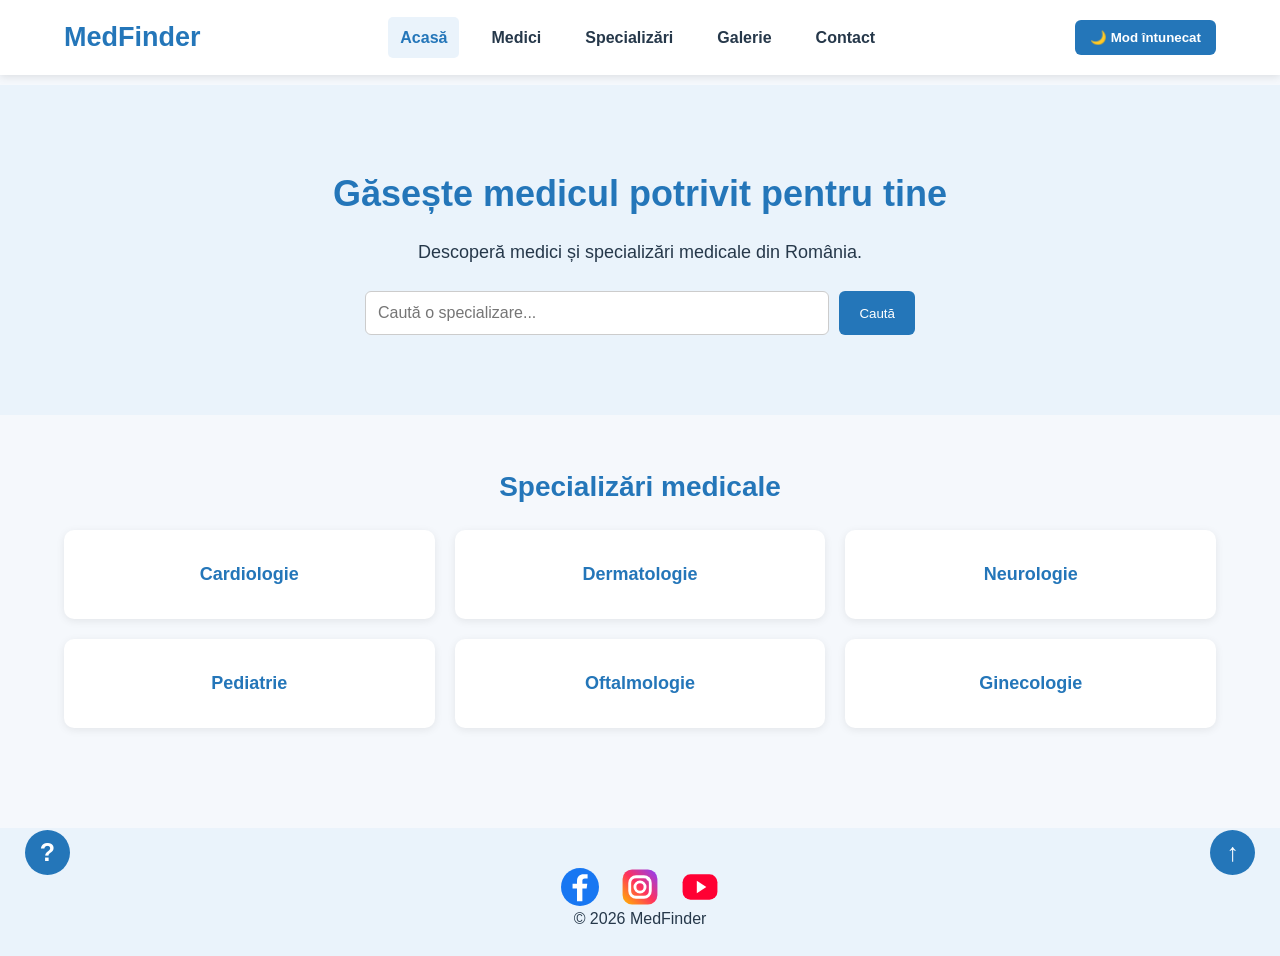
<file: index.html>
<!DOCTYPE html>
<html lang="ro">
<head>
    <!-- GOOGLE TAG MANAGER -->
    <script>
        (function(w,d,s,l,i){
            w[l]=w[l]||[];
            w[l].push({'gtm.start': new Date().getTime(),event:'gtm.js'});
            var f=d.getElementsByTagName(s)[0],
                j=d.createElement(s),
                dl=l!='dataLayer'?'&l='+l:'';
            j.async=true;
            j.src='https://www.googletagmanager.com/gtm.js?id='+i+dl;
            f.parentNode.insertBefore(j,f);
        })(window,document,'script','dataLayer','GTM-P5SKVCCT');
    </script>
    <!-- SFARSIT GOOGLE TAG MANAGER -->

    <meta charset="UTF-8">
    <meta name="viewport" content="width=device-width, initial-scale=1.0">
    <title>MedFinder - Acasă</title>
    <link rel="stylesheet" href="style.css">
</head>

<body>

<!-- GOOGLE TAG MANAGER (NOSCRIPT) -->
<noscript>
    <iframe src="https://www.googletagmanager.com/ns.html?id=GTM-P5SKVCCT"
        height="0" width="0"
        style="display:none;visibility:hidden">
    </iframe>
</noscript>
<!-- SFARSIT GOOGLE TAG MANAGER -->

<header>
    <div class="logo">MedFinder</div>

    <nav>
        <a href="index.html" class="active">Acasă</a>
        <a href="medici.html">Medici</a>
        <a href="specializari.html">Specializări</a>
        <a href="galerie.html">Galerie</a>
        <a href="contact.html">Contact</a>
    </nav>

    <button id="themeToggle">🌙 Mod întunecat</button>
</header>

<main>
    <section class="hero">
        <h1>Găsește medicul potrivit pentru tine</h1>
        <p>Descoperă medici și specializări medicale din România.</p>

        <div class="search-box">
            <input type="text" id="searchInput"
                placeholder="Caută o specializare...">
            <button onclick="searchDoctors()">Caută</button>
        </div>
    </section>

    <section class="specialties">
        <h2>Specializări medicale</h2>

        <div class="cards">
            <div class="card">Cardiologie</div>
            <div class="card">Dermatologie</div>
            <div class="card">Neurologie</div>
            <div class="card">Pediatrie</div>
            <div class="card">Oftalmologie</div>
            <div class="card">Ginecologie</div>
        </div>
    </section>
</main>

<!-- BUTON AJUTOR -->
<button id="helpButton" title="Ajutor">?</button>

<!-- FEREASTRA AJUTOR -->
<div id="helpBox">
    <h3>Ajutor MedFinder</h3>
    <p><strong>Acasă:</strong> Caută informații despre medici și specializări.</p>
    <p><strong>Medici:</strong> Caută medici după nume, specializare sau oraș.</p>
    <p><strong>Specializări:</strong> Explorează domeniile medicale.</p>
    <p><strong>Galerie:</strong> Selectează imaginile pentru a le mări.</p>
    <p><strong>Contact:</strong> Completează formularul pentru a valida un mesaj.</p>
    <button onclick="closeHelp()">Închide</button>
</div>

<!-- BUTON INAPOI SUS -->
<button id="backToTop" title="Înapoi sus">↑</button>

<!-- FOOTER -->
<footer>

    <div class="social-icons">

        <!-- FACEBOOK -->
        <span class="social-icon" role="img" aria-label="Facebook">
            <svg viewBox="0 0 24 24">
                <circle cx="12" cy="12" r="12" fill="#1877F2"/>
                <path fill="white" d="M13.5 21v-8h2.7l.4-3h-3.1V8.1c0-.9.3-1.5 1.6-1.5h1.7V4c-.3 0-1.3-.1-2.5-.1-2.5 0-4.2 1.5-4.2 4.3V10H7.3v3h2.8v8z"/>
            </svg>
        </span>

        <!-- INSTAGRAM -->
        <span class="social-icon" role="img" aria-label="Instagram">
            <svg viewBox="0 0 24 24">
                <defs>
                    <linearGradient id="instagramGradient" x1="0" y1="1" x2="1" y2="0">
                        <stop offset="0%" stop-color="#FFB800"/>
                        <stop offset="50%" stop-color="#FF315D"/>
                        <stop offset="100%" stop-color="#8A3FFC"/>
                    </linearGradient>
                </defs>
                <rect x="1" y="1" width="22" height="22" rx="6" fill="url(#instagramGradient)"/>
                <rect x="5.5" y="5.5" width="13" height="13" rx="4" fill="none" stroke="white" stroke-width="1.8"/>
                <circle cx="12" cy="12" r="3.2" fill="none" stroke="white" stroke-width="1.8"/>
                <circle cx="17.2" cy="6.9" r="1.1" fill="white"/>
            </svg>
        </span>

        <!-- YOUTUBE -->
        <span class="social-icon" role="img" aria-label="YouTube">
            <svg viewBox="0 0 24 24">
                <rect x="1" y="4" width="22" height="16" rx="5" fill="#FF0033"/>
                <path d="M10 8v8l6-4z" fill="white"/>
            </svg>
        </span>

    </div>

    <p>© 2026 MedFinder</p>

</footer>

<script src="script.js"></script>
</body>
</html>
</file>
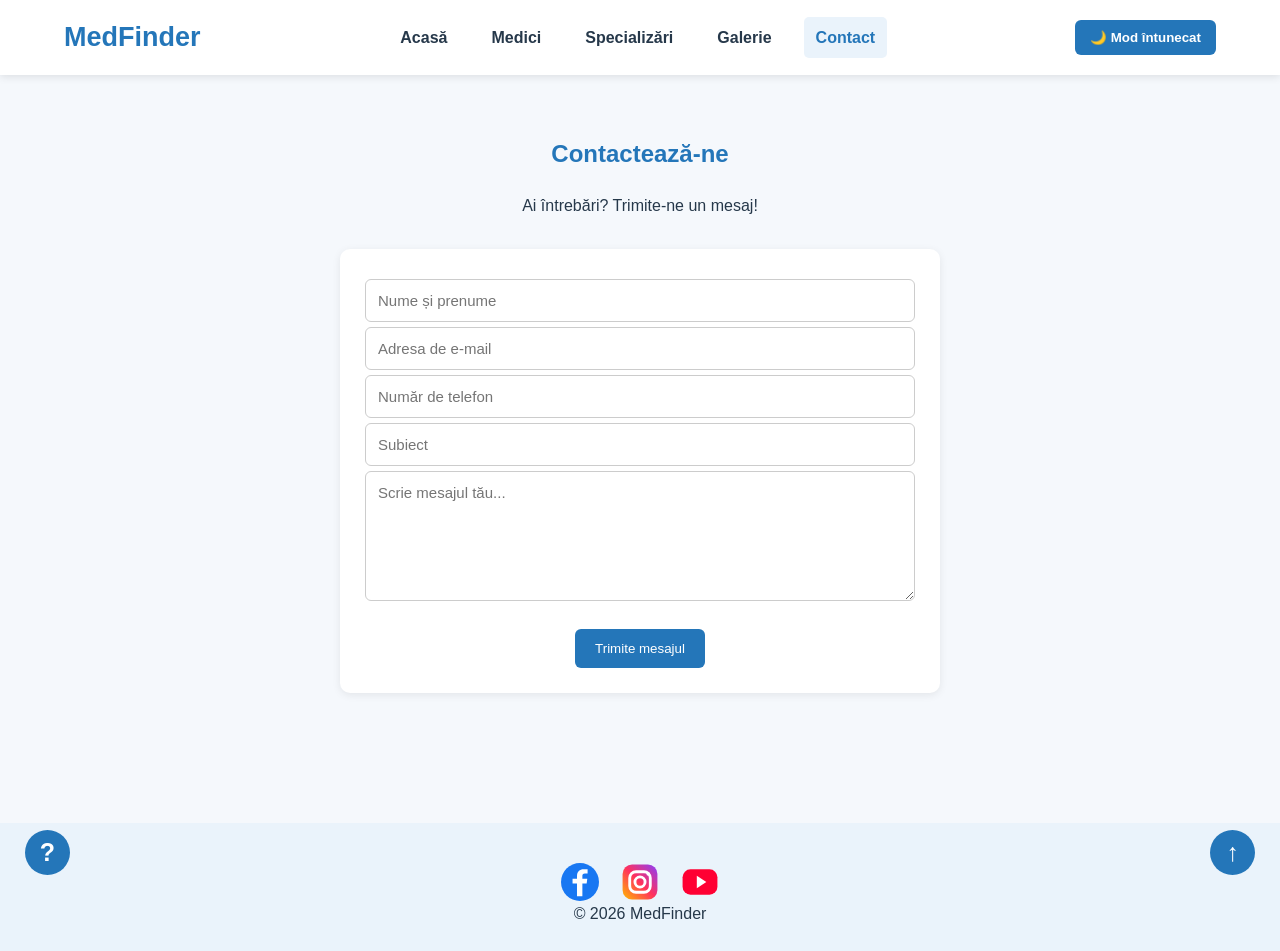
<file: contact.html>
<!DOCTYPE html>
<html lang="ro">
<head>
    <!-- GOOGLE TAG MANAGER -->
    <script>
    (function(w,d,s,l,i){
        w[l]=w[l]||[];
        w[l].push({'gtm.start': new Date().getTime(),event:'gtm.js'});
        var f=d.getElementsByTagName(s)[0],
            j=d.createElement(s),
            dl=l!='dataLayer'?'&l='+l:'';
        j.async=true;
        j.src='https://www.googletagmanager.com/gtm.js?id='+i+dl;
        f.parentNode.insertBefore(j,f);
    })(window,document,'script','dataLayer','GTM-P5SKVCCT');
    </script>
    <!-- END GOOGLE TAG MANAGER -->

    <meta charset="UTF-8">
    <meta name="viewport" content="width=device-width, initial-scale=1.0">
    <title>Contact - MedFinder</title>
    <link rel="stylesheet" href="style.css">
</head>
<body>

<!-- GOOGLE TAG MANAGER (NOSCRIPT) -->
<noscript>
    <iframe src="https://www.googletagmanager.com/ns.html?id=GTM-P5SKVCCT"
        height="0" width="0"
        style="display:none;visibility:hidden">
    </iframe>
</noscript>
<!-- END GOOGLE TAG MANAGER -->

<header>
    <div class="logo">MedFinder</div>

    <nav>
        <a href="index.html">Acasă</a>
        <a href="medici.html">Medici</a>
        <a href="specializari.html">Specializări</a>
        <a href="galerie.html">Galerie</a>
        <a href="contact.html" class="active">Contact</a>
    </nav>

    <button id="themeToggle">🌙 Mod întunecat</button>
</header>

<main>
    <section class="specialties">
        <h1>Contactează-ne</h1>
        <p>Ai întrebări? Trimite-ne un mesaj!</p>

        <form id="contactForm" class="contact-form">

            <input type="text" id="name"
                   placeholder="Nume și prenume" required>

            <input type="email" id="email"
                   placeholder="Adresa de e-mail" required>

            <input type="tel" id="phone"
                   placeholder="Număr de telefon"
                   pattern="[0-9 +()-]{7,20}" required>

            <input type="text" id="subject"
                   placeholder="Subiect" required>

            <textarea id="message"
                      placeholder="Scrie mesajul tău..."
                      rows="6" required></textarea>

            <button type="submit">Trimite mesajul</button>

            <p id="formMessage"></p>

        </form>
    </section>
</main>

<!-- BUTON AJUTOR -->
<button id="helpButton" title="Ajutor">?</button>

<!-- FEREASTRA AJUTOR -->
<div id="helpBox">
    <h3>Ajutor MedFinder</h3>

    <p><strong>Acasă:</strong> Caută informații despre medici și specializări.</p>
    <p><strong>Medici:</strong> Caută medici după nume, specializare sau oraș.</p>
    <p><strong>Specializări:</strong> Explorează domeniile medicale.</p>
    <p><strong>Galerie:</strong> Selectează imaginile pentru a le mări.</p>
    <p><strong>Contact:</strong> Completează formularul pentru a valida un mesaj.</p>

    <button onclick="closeHelp()">Închide</button>
</div>

<!-- BUTON ÎNAPOI SUS -->
<button id="backToTop" title="Înapoi sus">↑</button>

<!-- FOOTER -->
<footer>

    <div class="social-icons">

        <!-- FACEBOOK -->
        <span class="social-icon" role="img" aria-label="Facebook">
            <svg viewBox="0 0 24 24">
                <circle cx="12" cy="12" r="12" fill="#1877F2"/>
                <path fill="white" d="M13.5 21v-8h2.7l.4-3h-3.1V8.1c0-.9.3-1.5 1.6-1.5h1.7V4c-.3 0-1.3-.1-2.5-.1-2.5 0-4.2 1.5-4.2 4.3V10H7.3v3h2.8v8z"/>
            </svg>
        </span>

        <!-- INSTAGRAM -->
        <span class="social-icon" role="img" aria-label="Instagram">
            <svg viewBox="0 0 24 24">
                <defs>
                    <linearGradient id="instagramGradient" x1="0" y1="1" x2="1" y2="0">
                        <stop offset="0%" stop-color="#FFB800"/>
                        <stop offset="50%" stop-color="#FF315D"/>
                        <stop offset="100%" stop-color="#8A3FFC"/>
                    </linearGradient>
                </defs>
                <rect x="1" y="1" width="22" height="22" rx="6" fill="url(#instagramGradient)"/>
                <rect x="5.5" y="5.5" width="13" height="13" rx="4" fill="none" stroke="white" stroke-width="1.8"/>
                <circle cx="12" cy="12" r="3.2" fill="none" stroke="white" stroke-width="1.8"/>
                <circle cx="17.2" cy="6.9" r="1.1" fill="white"/>
            </svg>
        </span>

        <!-- YOUTUBE -->
        <span class="social-icon" role="img" aria-label="YouTube">
            <svg viewBox="0 0 24 24">
                <rect x="1" y="4" width="22" height="16" rx="5" fill="#FF0033"/>
                <path d="M10 8v8l6-4z" fill="white"/>
            </svg>
        </span>

    </div>

    <p>© 2026 MedFinder</p>

</footer>

<script src="script.js"></script>
</body>
</html>
</file>
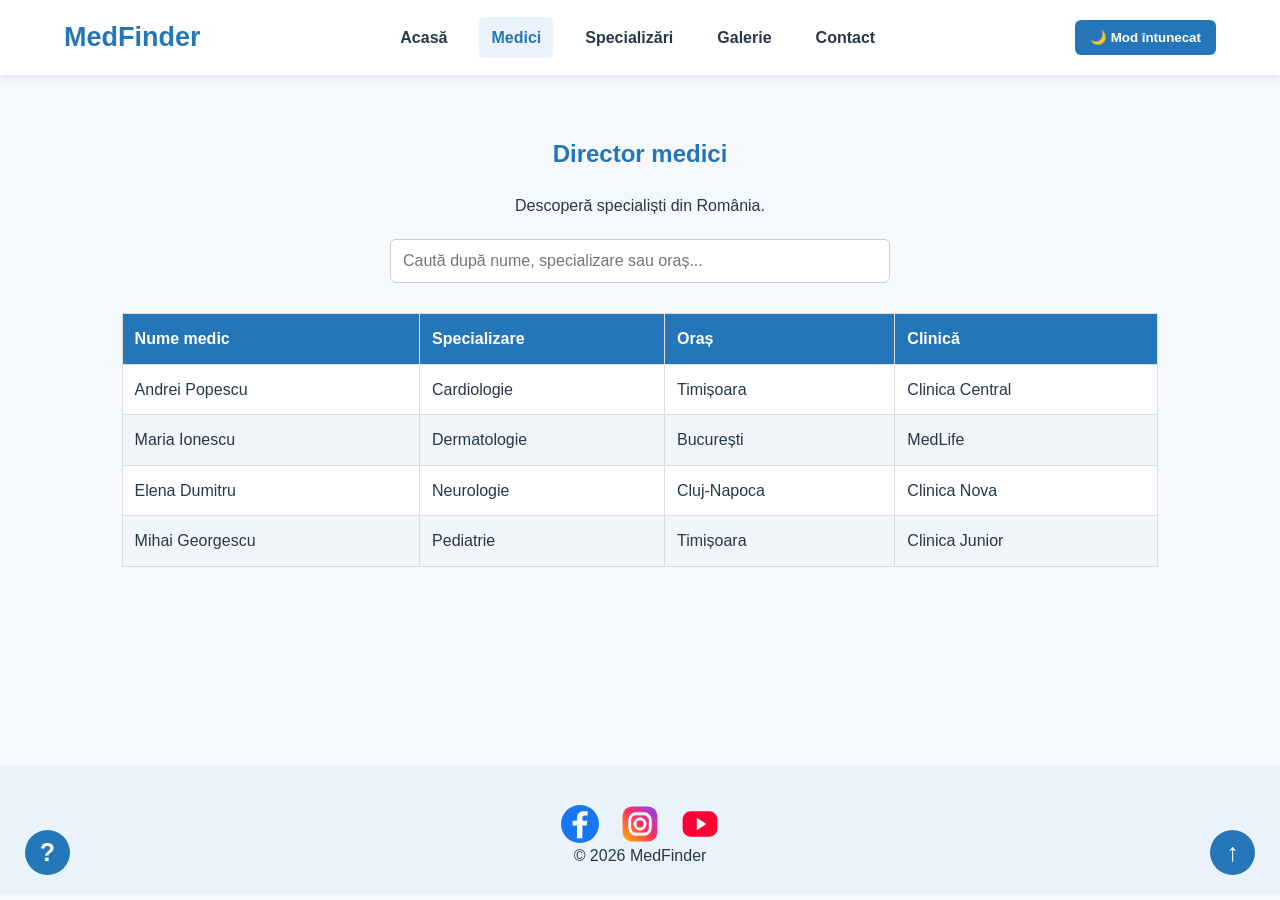
<file: medici.html>
<!DOCTYPE html>
<html lang="ro">
<head>
    <!-- GOOGLE TAG MANAGER -->
    <script>
    (function(w,d,s,l,i){
        w[l]=w[l]||[];
        w[l].push({'gtm.start': new Date().getTime(),event:'gtm.js'});
        var f=d.getElementsByTagName(s)[0],
            j=d.createElement(s),
            dl=l!='dataLayer'?'&l='+l:'';
        j.async=true;
        j.src='https://www.googletagmanager.com/gtm.js?id='+i+dl;
        f.parentNode.insertBefore(j,f);
    })(window,document,'script','dataLayer','GTM-P5SKVCCT');
    </script>
    <!-- END GOOGLE TAG MANAGER -->

    <meta charset="UTF-8">
    <meta name="viewport" content="width=device-width, initial-scale=1.0">
    <title>Medici - MedFinder</title>
    <link rel="stylesheet" href="style.css">
</head>
<body>

<!-- GOOGLE TAG MANAGER (NOSCRIPT) -->
<noscript>
    <iframe src="https://www.googletagmanager.com/ns.html?id=GTM-P5SKVCCT"
        height="0" width="0"
        style="display:none;visibility:hidden">
    </iframe>
</noscript>
<!-- END GOOGLE TAG MANAGER -->

<header>
    <div class="logo">MedFinder</div>

    <nav>
        <a href="index.html">Acasă</a>
        <a href="medici.html" class="active">Medici</a>
        <a href="specializari.html">Specializări</a>
        <a href="galerie.html">Galerie</a>
        <a href="contact.html">Contact</a>
    </nav>

    <button id="themeToggle">🌙 Mod întunecat</button>
</header>

<main>
    <section class="specialties">
        <h1>Director medici</h1>
        <p>Descoperă specialiști din România.</p>

        <input type="text" id="doctorSearch"
            placeholder="Caută după nume, specializare sau oraș..."
            onkeyup="filterDoctors()">

        <table class="doctor-table">
            <thead>
                <tr>
                    <th>Nume medic</th>
                    <th>Specializare</th>
                    <th>Oraș</th>
                    <th>Clinică</th>
                </tr>
            </thead>

            <tbody id="doctorList">
                <tr>
                    <td>Andrei Popescu</td>
                    <td>Cardiologie</td>
                    <td>Timișoara</td>
                    <td>Clinica Central</td>
                </tr>

                <tr>
                    <td>Maria Ionescu</td>
                    <td>Dermatologie</td>
                    <td>București</td>
                    <td>MedLife</td>
                </tr>

                <tr>
                    <td>Elena Dumitru</td>
                    <td>Neurologie</td>
                    <td>Cluj-Napoca</td>
                    <td>Clinica Nova</td>
                </tr>

                <tr>
                    <td>Mihai Georgescu</td>
                    <td>Pediatrie</td>
                    <td>Timișoara</td>
                    <td>Clinica Junior</td>
                </tr>
            </tbody>
        </table>
    </section>
</main>

<!-- BUTON AJUTOR -->
<button id="helpButton" title="Ajutor">?</button>

<!-- FEREASTRA AJUTOR -->
<div id="helpBox">
    <h3>Ajutor MedFinder</h3>

    <p><strong>Acasă:</strong> Caută informații despre medici și specializări.</p>
    <p><strong>Medici:</strong> Caută medici după nume, specializare sau oraș.</p>
    <p><strong>Specializări:</strong> Explorează domeniile medicale.</p>
    <p><strong>Galerie:</strong> Selectează imaginile pentru a le mări.</p>
    <p><strong>Contact:</strong> Completează formularul pentru a valida un mesaj.</p>

    <button onclick="closeHelp()">Închide</button>
</div>

<!-- BUTON ÎNAPOI SUS -->
<button id="backToTop" title="Înapoi sus">↑</button>

<!-- FOOTER -->
<footer>

    <div class="social-icons">

        <!-- FACEBOOK -->
        <span class="social-icon" role="img" aria-label="Facebook">
            <svg viewBox="0 0 24 24">
                <circle cx="12" cy="12" r="12" fill="#1877F2"/>
                <path fill="white" d="M13.5 21v-8h2.7l.4-3h-3.1V8.1c0-.9.3-1.5 1.6-1.5h1.7V4c-.3 0-1.3-.1-2.5-.1-2.5 0-4.2 1.5-4.2 4.3V10H7.3v3h2.8v8z"/>
            </svg>
        </span>

        <!-- INSTAGRAM -->
        <span class="social-icon" role="img" aria-label="Instagram">
            <svg viewBox="0 0 24 24">
                <defs>
                    <linearGradient id="instagramGradient" x1="0" y1="1" x2="1" y2="0">
                        <stop offset="0%" stop-color="#FFB800"/>
                        <stop offset="50%" stop-color="#FF315D"/>
                        <stop offset="100%" stop-color="#8A3FFC"/>
                    </linearGradient>
                </defs>
                <rect x="1" y="1" width="22" height="22" rx="6" fill="url(#instagramGradient)"/>
                <rect x="5.5" y="5.5" width="13" height="13" rx="4" fill="none" stroke="white" stroke-width="1.8"/>
                <circle cx="12" cy="12" r="3.2" fill="none" stroke="white" stroke-width="1.8"/>
                <circle cx="17.2" cy="6.9" r="1.1" fill="white"/>
            </svg>
        </span>

        <!-- YOUTUBE -->
        <span class="social-icon" role="img" aria-label="YouTube">
            <svg viewBox="0 0 24 24">
                <rect x="1" y="4" width="22" height="16" rx="5" fill="#FF0033"/>
                <path d="M10 8v8l6-4z" fill="white"/>
            </svg>
        </span>

    </div>

    <p>© 2026 MedFinder</p>

</footer>

<script src="script.js"></script>
</body>
</html>
</file>
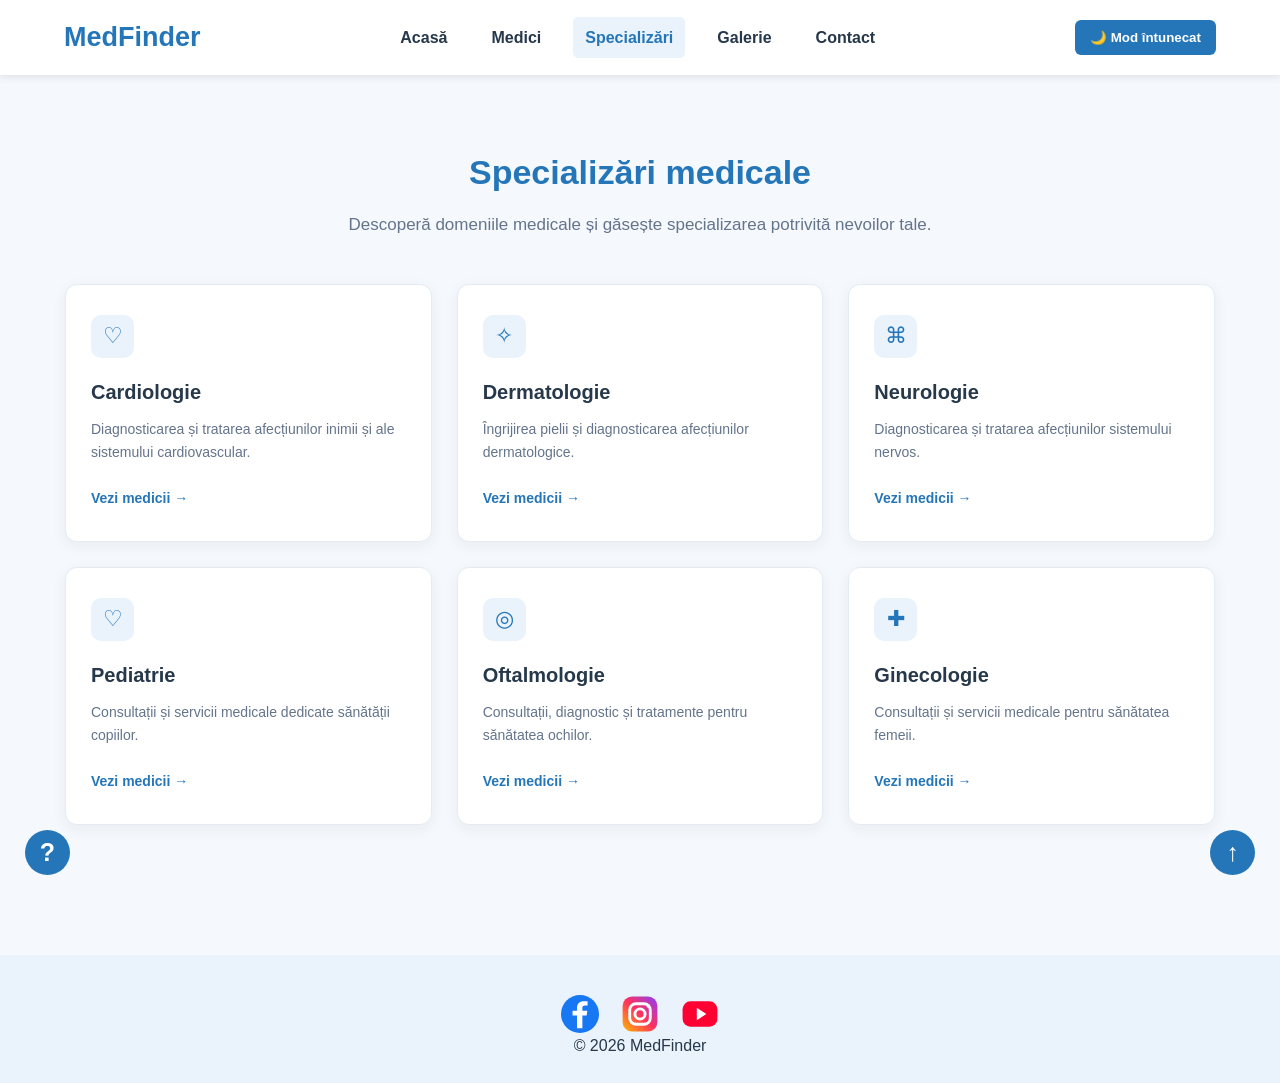
<file: specializari.html>
<!DOCTYPE html>
<html lang="ro">

<head>
    <!-- GOOGLE TAG MANAGER -->
    <script>
    (function(w,d,s,l,i){
        w[l]=w[l]||[];
        w[l].push({'gtm.start': new Date().getTime(),event:'gtm.js'});
        var f=d.getElementsByTagName(s)[0],
            j=d.createElement(s),
            dl=l!='dataLayer'?'&l='+l:'';
        j.async=true;
        j.src='https://www.googletagmanager.com/gtm.js?id='+i+dl;
        f.parentNode.insertBefore(j,f);
    })(window,document,'script','dataLayer','GTM-P5SKVCCT');
    </script>
    <!-- END GOOGLE TAG MANAGER -->

    <meta charset="UTF-8">
    <meta name="viewport" content="width=device-width, initial-scale=1.0">
    <title>Specializări - MedFinder</title>
    <link rel="stylesheet" href="style.css">

    <style>
        /* DESIGN PAGINA SPECIALIZARI */

        .specialties {
            max-width: 1200px;
            margin: 0 auto;
            padding: 60px 25px 80px;
            text-align: center;
        }

        .specialties h1 {
            color: #2476b9;
            font-size: 34px;
            margin-bottom: 12px;
        }

        .specialties-intro {
            color: #64748b;
            font-size: 17px;
            margin-bottom: 45px;
        }

        .specialty-grid {
            display: grid;
            grid-template-columns: repeat(3, 1fr);
            gap: 25px;
            text-align: left;
        }

        .specialty-card {
            background: white;
            border: 1px solid #e4ebf2;
            border-radius: 12px;
            padding: 30px 25px;
            min-height: 220px;
            display: flex;
            flex-direction: column;
            align-items: flex-start;
            box-shadow: 0 4px 15px rgba(35, 65, 95, 0.06);
            transition: transform 0.25s ease, box-shadow 0.25s ease;
        }

        .specialty-card:hover {
            transform: translateY(-5px);
            box-shadow: 0 9px 24px rgba(35, 65, 95, 0.12);
        }

        .specialty-icon {
            width: 43px;
            height: 43px;
            display: flex;
            align-items: center;
            justify-content: center;
            border-radius: 10px;
            background: #eaf3fb;
            color: #2476b9;
            font-size: 22px;
            margin-bottom: 18px;
        }

        .specialty-card h3 {
            color: #26384a;
            font-size: 20px;
            margin-bottom: 10px;
        }

        .specialty-card p {
            color: #64748b;
            font-size: 14px;
            line-height: 1.7;
            margin-bottom: 22px;
        }

        .specialty-card a {
            display: inline-block;
            margin-top: auto;
            color: #2476b9;
            text-decoration: none;
            font-weight: bold;
            font-size: 14px;
            border-bottom: 1px solid transparent;
            transition: 0.2s;
        }

        .specialty-card a:hover {
            color: #1c5f96;
            border-bottom-color: #1c5f96;
        }

        /* MOD INTUNECAT */

        body.dark-mode .specialty-card {
            background: #243447;
            border-color: #34485e;
        }

        body.dark-mode .specialty-card h3 {
            color: #e6edf5;
        }

        body.dark-mode .specialty-card p,
        body.dark-mode .specialties-intro {
            color: #b8c6d6;
        }

        body.dark-mode .specialty-icon {
            background: #344c65;
            color: #75b9f0;
        }

        body.dark-mode .specialty-card a {
            color: #75b9f0;
        }

        /* RESPONSIVE */

        @media (max-width: 800px) {
            .specialty-grid {
                grid-template-columns: repeat(2, 1fr);
            }
        }

        @media (max-width: 550px) {
            .specialties {
                padding: 40px 18px 60px;
            }

            .specialties h1 {
                font-size: 27px;
            }

            .specialty-grid {
                grid-template-columns: 1fr;
            }
        }
    </style>
</head>

<body>

<!-- GOOGLE TAG MANAGER (NOSCRIPT) -->
<noscript>
    <iframe src="https://www.googletagmanager.com/ns.html?id=GTM-P5SKVCCT"
        height="0" width="0"
        style="display:none;visibility:hidden">
    </iframe>
</noscript>
<!-- END GOOGLE TAG MANAGER -->

<header>
    <div class="logo">MedFinder</div>

    <nav>
        <a href="index.html">Acasă</a>
        <a href="medici.html">Medici</a>
        <a href="specializari.html" class="active">Specializări</a>
        <a href="galerie.html">Galerie</a>
        <a href="contact.html">Contact</a>
    </nav>

    <button id="themeToggle">🌙 Mod întunecat</button>
</header>

<main>

    <section class="specialties">

        <h1>Specializări medicale</h1>

        <p class="specialties-intro">
            Descoperă domeniile medicale și găsește specializarea potrivită nevoilor tale.
        </p>

        <div class="specialty-grid">

            <div class="specialty-card">
                <div class="specialty-icon">♡</div>
                <h3>Cardiologie</h3>
                <p>Diagnosticarea și tratarea afecțiunilor inimii și ale sistemului cardiovascular.</p>
                <a href="medici.html">Vezi medicii →</a>
            </div>

            <div class="specialty-card">
                <div class="specialty-icon">✧</div>
                <h3>Dermatologie</h3>
                <p>Îngrijirea pielii și diagnosticarea afecțiunilor dermatologice.</p>
                <a href="medici.html">Vezi medicii →</a>
            </div>

            <div class="specialty-card">
                <div class="specialty-icon">⌘</div>
                <h3>Neurologie</h3>
                <p>Diagnosticarea și tratarea afecțiunilor sistemului nervos.</p>
                <a href="medici.html">Vezi medicii →</a>
            </div>

            <div class="specialty-card">
                <div class="specialty-icon">♡</div>
                <h3>Pediatrie</h3>
                <p>Consultații și servicii medicale dedicate sănătății copiilor.</p>
                <a href="medici.html">Vezi medicii →</a>
            </div>

            <div class="specialty-card">
                <div class="specialty-icon">◎</div>
                <h3>Oftalmologie</h3>
                <p>Consultații, diagnostic și tratamente pentru sănătatea ochilor.</p>
                <a href="medici.html">Vezi medicii →</a>
            </div>

            <div class="specialty-card">
                <div class="specialty-icon">✚</div>
                <h3>Ginecologie</h3>
                <p>Consultații și servicii medicale pentru sănătatea femeii.</p>
                <a href="medici.html">Vezi medicii →</a>
            </div>

        </div>

    </section>

</main>

<!-- BUTON AJUTOR -->
<button id="helpButton" title="Ajutor">?</button>

<!-- FEREASTRA AJUTOR -->
<div id="helpBox">
    <h3>Ajutor MedFinder</h3>

    <p><strong>Acasă:</strong> Caută informații despre medici și specializări.</p>
    <p><strong>Medici:</strong> Caută medici după nume, specializare sau oraș.</p>
    <p><strong>Specializări:</strong> Explorează domeniile medicale.</p>
    <p><strong>Galerie:</strong> Selectează imaginile pentru a le mări.</p>
    <p><strong>Contact:</strong> Completează formularul pentru a valida un mesaj.</p>

    <button onclick="closeHelp()">Închide</button>
</div>

<!-- BUTON ÎNAPOI SUS -->
<button id="backToTop" title="Înapoi sus">↑</button>

<!-- FOOTER -->
<footer>

    <div class="social-icons">

        <!-- FACEBOOK -->
        <span class="social-icon" role="img" aria-label="Facebook">
            <svg viewBox="0 0 24 24">
                <circle cx="12" cy="12" r="12" fill="#1877F2"/>
                <path fill="white" d="M13.5 21v-8h2.7l.4-3h-3.1V8.1c0-.9.3-1.5 1.6-1.5h1.7V4c-.3 0-1.3-.1-2.5-.1-2.5 0-4.2 1.5-4.2 4.3V10H7.3v3h2.8v8z"/>
            </svg>
        </span>

        <!-- INSTAGRAM -->
        <span class="social-icon" role="img" aria-label="Instagram">
            <svg viewBox="0 0 24 24">
                <defs>
                    <linearGradient id="instagramGradient" x1="0" y1="1" x2="1" y2="0">
                        <stop offset="0%" stop-color="#FFB800"/>
                        <stop offset="50%" stop-color="#FF315D"/>
                        <stop offset="100%" stop-color="#8A3FFC"/>
                    </linearGradient>
                </defs>
                <rect x="1" y="1" width="22" height="22" rx="6" fill="url(#instagramGradient)"/>
                <rect x="5.5" y="5.5" width="13" height="13" rx="4" fill="none" stroke="white" stroke-width="1.8"/>
                <circle cx="12" cy="12" r="3.2" fill="none" stroke="white" stroke-width="1.8"/>
                <circle cx="17.2" cy="6.9" r="1.1" fill="white"/>
            </svg>
        </span>

        <!-- YOUTUBE -->
        <span class="social-icon" role="img" aria-label="YouTube">
            <svg viewBox="0 0 24 24">
                <rect x="1" y="4" width="22" height="16" rx="5" fill="#FF0033"/>
                <path d="M10 8v8l6-4z" fill="white"/>
            </svg>
        </span>

    </div>

    <p>© 2026 MedFinder</p>

</footer>

<script src="script.js"></script>

</body>
</html>
</file>
<file: style.css>
/* =========================================
   STIL GENERAL MEDFINDER
========================================= */

* {
    margin: 0;
    padding: 0;
    box-sizing: border-box;
}

body {
    font-family: Arial, sans-serif;
    background-color: #f5f8fc;
    color: #26384a;
    line-height: 1.6;
    padding-top: 85px;
    transition: background-color 0.3s, color 0.3s;
}

main {
    min-height: 70vh;
}

/* =========================================
   MENIU PRINCIPAL
========================================= */

header {
    position: fixed;
    top: 0;
    left: 0;
    width: 100%;
    min-height: 75px;
    background-color: white;
    display: flex;
    justify-content: space-between;
    align-items: center;
    padding: 15px 5%;
    box-shadow: 0 2px 8px rgba(0, 0, 0, 0.1);
    z-index: 1000;
}

.logo {
    font-size: 27px;
    font-weight: bold;
    color: #2476b9;
}

nav {
    display: flex;
    gap: 20px;
}

nav a {
    text-decoration: none;
    color: #26384a;
    font-weight: bold;
    padding: 8px 12px;
    border-radius: 5px;
    transition: 0.3s;
}

nav a:hover {
    color: #2476b9;
}

nav a.active {
    color: #2476b9;
    background-color: #eaf3fb;
}

/* =========================================
   BUTON MOD INTUNECAT
========================================= */

#themeToggle {
    background-color: #2476b9;
    color: white;
    border: none;
    padding: 10px 15px;
    border-radius: 6px;
    cursor: pointer;
    font-weight: bold;
}

#themeToggle:hover {
    background-color: #1c5f96;
}

/* =========================================
   PAGINA PRINCIPALA
========================================= */

.hero {
    text-align: center;
    padding: 80px 20px;
    background-color: #eaf3fb;
}

.hero h1 {
    font-size: 36px;
    color: #2476b9;
    margin-bottom: 15px;
}

.hero p {
    font-size: 18px;
    margin-bottom: 25px;
}

.search-box {
    display: flex;
    justify-content: center;
    gap: 10px;
    max-width: 550px;
    margin: auto;
}

.search-box input {
    flex: 1;
    padding: 12px;
    border: 1px solid #ccc;
    border-radius: 6px;
    font-size: 16px;
}

.search-box button {
    padding: 12px 20px;
    background-color: #2476b9;
    color: white;
    border: none;
    border-radius: 6px;
    cursor: pointer;
}

.search-box button:hover {
    background-color: #1c5f96;
}

/* =========================================
   SPECIALIZARI MEDICALE
========================================= */

.specialties {
    padding: 50px 5%;
    text-align: center;
}

.specialties h1,
.specialties h2 {
    color: #2476b9;
    margin-bottom: 20px;
}

.specialties h2 {
    font-size: 28px;
}

.cards {
    display: grid;
    grid-template-columns: repeat(3, 1fr);
    gap: 20px;
}

.card {
    background-color: white;
    padding: 30px 20px;
    border-radius: 10px;
    box-shadow: 0 2px 8px rgba(0, 0, 0, 0.08);
    font-size: 18px;
    font-weight: bold;
    color: #2476b9;
    transition: transform 0.3s;
}

.card:hover {
    transform: translateY(-5px);
}

/* =========================================
   TITLURI SI CONTINUT PAGINI
========================================= */

h1, h2, h3 {
    margin-bottom: 15px;
}

.page-title {
    text-align: center;
    color: #2476b9;
    margin: 35px 0;
}

.content {
    padding: 30px 5%;
}

/* =========================================
   TABEL MEDICI
========================================= */

table {
    width: 90%;
    margin: 30px auto;
    border-collapse: collapse;
    background-color: white;
}

th, td {
    border: 1px solid #ddd;
    padding: 12px;
    text-align: left;
}

th {
    background-color: #2476b9;
    color: white;
}

tr:nth-child(even) {
    background-color: #f2f6fa;
}

#doctorSearch {
    display: block;
    width: 90%;
    max-width: 500px;
    margin: 20px auto;
    padding: 12px;
    border: 1px solid #ccc;
    border-radius: 6px;
    font-size: 16px;
}

/* =========================================
   GALERIE FOTO
========================================= */

.gallery {
    display: grid;
    grid-template-columns: repeat(3, 1fr);
    gap: 20px;
    padding: 30px 5%;
}

.gallery img {
    width: 100%;
    height: 230px;
    object-fit: cover;
    border-radius: 8px;
    cursor: pointer;
    transition: transform 0.3s;
}

.gallery img:hover {
    transform: scale(1.03);
}

/* =========================================
   VIZUALIZARE IMAGINE MARITA
========================================= */

#imageViewer {
    display: none;
    position: fixed;
    z-index: 2000;
    inset: 0;
    width: 100%;
    height: 100%;
    background-color: rgba(0, 0, 0, 0.92);

    justify-content: center;
    align-items: center;
    gap: 20px;
    padding: 70px 100px;
}

#imageViewer img {
    display: block;
    max-width: 75%;
    max-height: 80vh;
    width: auto;
    height: auto;
    object-fit: contain;
    border-radius: 8px;
}

/* Buton inchidere */

#imageViewer .viewer-close {
    position: absolute;
    top: 20px;
    right: 30px;
    width: 45px;
    height: 45px;
    display: flex;
    justify-content: center;
    align-items: center;

    background-color: transparent;
    border: none;
    color: white;
    font-size: 42px;
    line-height: 1;
    cursor: pointer;
    transition: 0.3s;
}

#imageViewer .viewer-close:hover {
    color: #75b9f0;
    transform: scale(1.15);
}

/* Butoane anterior si urmatoarea */

#imageViewer .viewer-nav {
    position: absolute;
    top: 50%;
    transform: translateY(-50%);

    background-color: #2476b9;
    color: white;
    border: none;
    border-radius: 6px;

    padding: 12px 18px;
    font-size: 16px;
    font-weight: bold;
    cursor: pointer;
    transition: background-color 0.3s, transform 0.3s;
}

#imageViewer .viewer-nav:hover {
    background-color: #1c5f96;
}

#imageViewer .viewer-prev {
    left: 25px;
}

#imageViewer .viewer-next {
    right: 25px;
}

/* =========================================
   FORMULAR CONTACT
========================================= */

.contact-form {
    width: 90%;
    max-width: 600px;
    margin: 30px auto;
    padding: 25px;
    background-color: white;
    border-radius: 10px;
    box-shadow: 0 2px 8px rgba(0, 0, 0, 0.08);
}

.contact-form label {
    display: block;
    margin-top: 15px;
    font-weight: bold;
}

.contact-form input,
.contact-form textarea {
    width: 100%;
    padding: 12px;
    margin-top: 5px;
    border: 1px solid #ccc;
    border-radius: 6px;
    font-family: Arial, sans-serif;
    font-size: 15px;
}

.contact-form textarea {
    min-height: 130px;
    resize: vertical;
}

.contact-form button {
    margin-top: 20px;
    padding: 12px 20px;
    background-color: #2476b9;
    color: white;
    border: none;
    border-radius: 6px;
    cursor: pointer;
}

.contact-form button:hover {
    background-color: #1c5f96;
}

/* =========================================
   FOOTER
========================================= */

footer {
    background-color: #eaf3fb;
    color: #26384a;
    text-align: center;
    padding: 25px 15px;
    margin-top: 50px;
}

/* =========================================
   PICTOGRAME RETELE SOCIALE
========================================= */

.social-icons {
    display: flex;
    justify-content: center;
    align-items: center;
    gap: 22px;
    margin-top: 15px;
}

.social-icon {
    width: 38px;
    height: 38px;
    display: flex;
    justify-content: center;
    align-items: center;
    cursor: pointer;
    transition: transform 0.3s ease;
}

.social-icon svg {
    width: 100%;
    height: 100%;
    display: block;
}

.social-icon:hover {
    transform: scale(1.2);
}

/* =========================================
   BUTON AJUTOR
========================================= */

#helpButton {
    position: fixed;
    bottom: 25px;
    left: 25px;
    width: 45px;
    height: 45px;
    background-color: #2476b9;
    color: white;
    border: none;
    border-radius: 50%;
    font-size: 25px;
    font-weight: bold;
    cursor: pointer;
    z-index: 1500;
}

#helpButton:hover {
    background-color: #1c5f96;
}

#helpBox {
    display: none;
    position: fixed;
    bottom: 80px;
    left: 25px;
    width: 300px;
    max-width: calc(100% - 50px);
    padding: 20px;
    background-color: white;
    color: #26384a;
    border-radius: 10px;
    box-shadow: 0 3px 15px rgba(0, 0, 0, 0.2);
    z-index: 1500;
}

#helpBox h3 {
    color: #2476b9;
}

#helpBox p {
    margin-bottom: 10px;
    font-size: 14px;
}

#helpBox button {
    background-color: #2476b9;
    color: white;
    border: none;
    padding: 8px 15px;
    border-radius: 5px;
    cursor: pointer;
}

/* =========================================
   BUTON INAPOI SUS
========================================= */

#backToTop {
    position: fixed;
    bottom: 25px;
    right: 25px;
    width: 45px;
    height: 45px;
    background-color: #2476b9;
    color: white;
    border: none;
    border-radius: 50%;
    font-size: 25px;
    cursor: pointer;
    z-index: 1500;
}

#backToTop:hover {
    background-color: #1c5f96;
}

/* =========================================
   MOD INTUNECAT
========================================= */

body.dark-mode {
    background-color: #18222e;
    color: #e6edf5;
}

body.dark-mode header {
    background-color: #243447;
}

body.dark-mode nav a {
    color: #e6edf5;
}

body.dark-mode nav a.active {
    color: #75b9f0;
    background-color: #344c65;
}

body.dark-mode .hero {
    background-color: #243447;
}

body.dark-mode .hero h1,
body.dark-mode .specialties h1,
body.dark-mode .specialties h2,
body.dark-mode .page-title {
    color: #75b9f0;
}

body.dark-mode .card,
body.dark-mode .contact-form,
body.dark-mode #helpBox,
body.dark-mode table {
    background-color: #243447;
    color: #e6edf5;
}

body.dark-mode th {
    background-color: #2476b9;
}

body.dark-mode tr:nth-child(even) {
    background-color: #2c4056;
}

body.dark-mode footer {
    background-color: #243447;
    color: #e6edf5;
}

body.dark-mode input,
body.dark-mode textarea {
    background-color: #34485e;
    color: white;
    border-color: #53677d;
}

/* =========================================
   ADAPTARE TELEFON SI TABLETA
========================================= */

@media (max-width: 900px) {

    header {
        flex-wrap: wrap;
        justify-content: center;
        gap: 12px;
    }

    nav {
        flex-wrap: wrap;
        justify-content: center;
        gap: 8px;
    }

    body {
        padding-top: 150px;
    }

    .cards {
        grid-template-columns: repeat(2, 1fr);
    }

    .gallery {
        grid-template-columns: repeat(2, 1fr);
    }
}

@media (max-width: 600px) {

    header {
        position: relative;
        padding: 15px;
    }

    body {
        padding-top: 0;
    }

    nav {
        width: 100%;
    }

    nav a {
        padding: 6px 8px;
        font-size: 14px;
    }

    .hero {
        padding: 45px 15px;
    }

    .hero h1 {
        font-size: 27px;
    }

    .search-box {
        flex-direction: column;
    }

    .cards,
    .gallery {
        grid-template-columns: 1fr;
    }

    table {
        width: 100%;
        font-size: 13px;
    }

    th, td {
        padding: 8px;
    }

    /* Galerie pe telefon */

    #imageViewer {
        padding: 65px 15px;
    }

    #imageViewer img {
        max-width: 100%;
        max-height: 65vh;
    }

    #imageViewer .viewer-close {
        top: 12px;
        right: 15px;
    }

    #imageViewer .viewer-nav {
        top: auto;
        bottom: 25px;
        transform: none;
        padding: 10px 13px;
        font-size: 14px;
    }

    #imageViewer .viewer-prev {
        left: 15px;
    }

    #imageViewer .viewer-next {
        right: 15px;
    }
}
</file>
